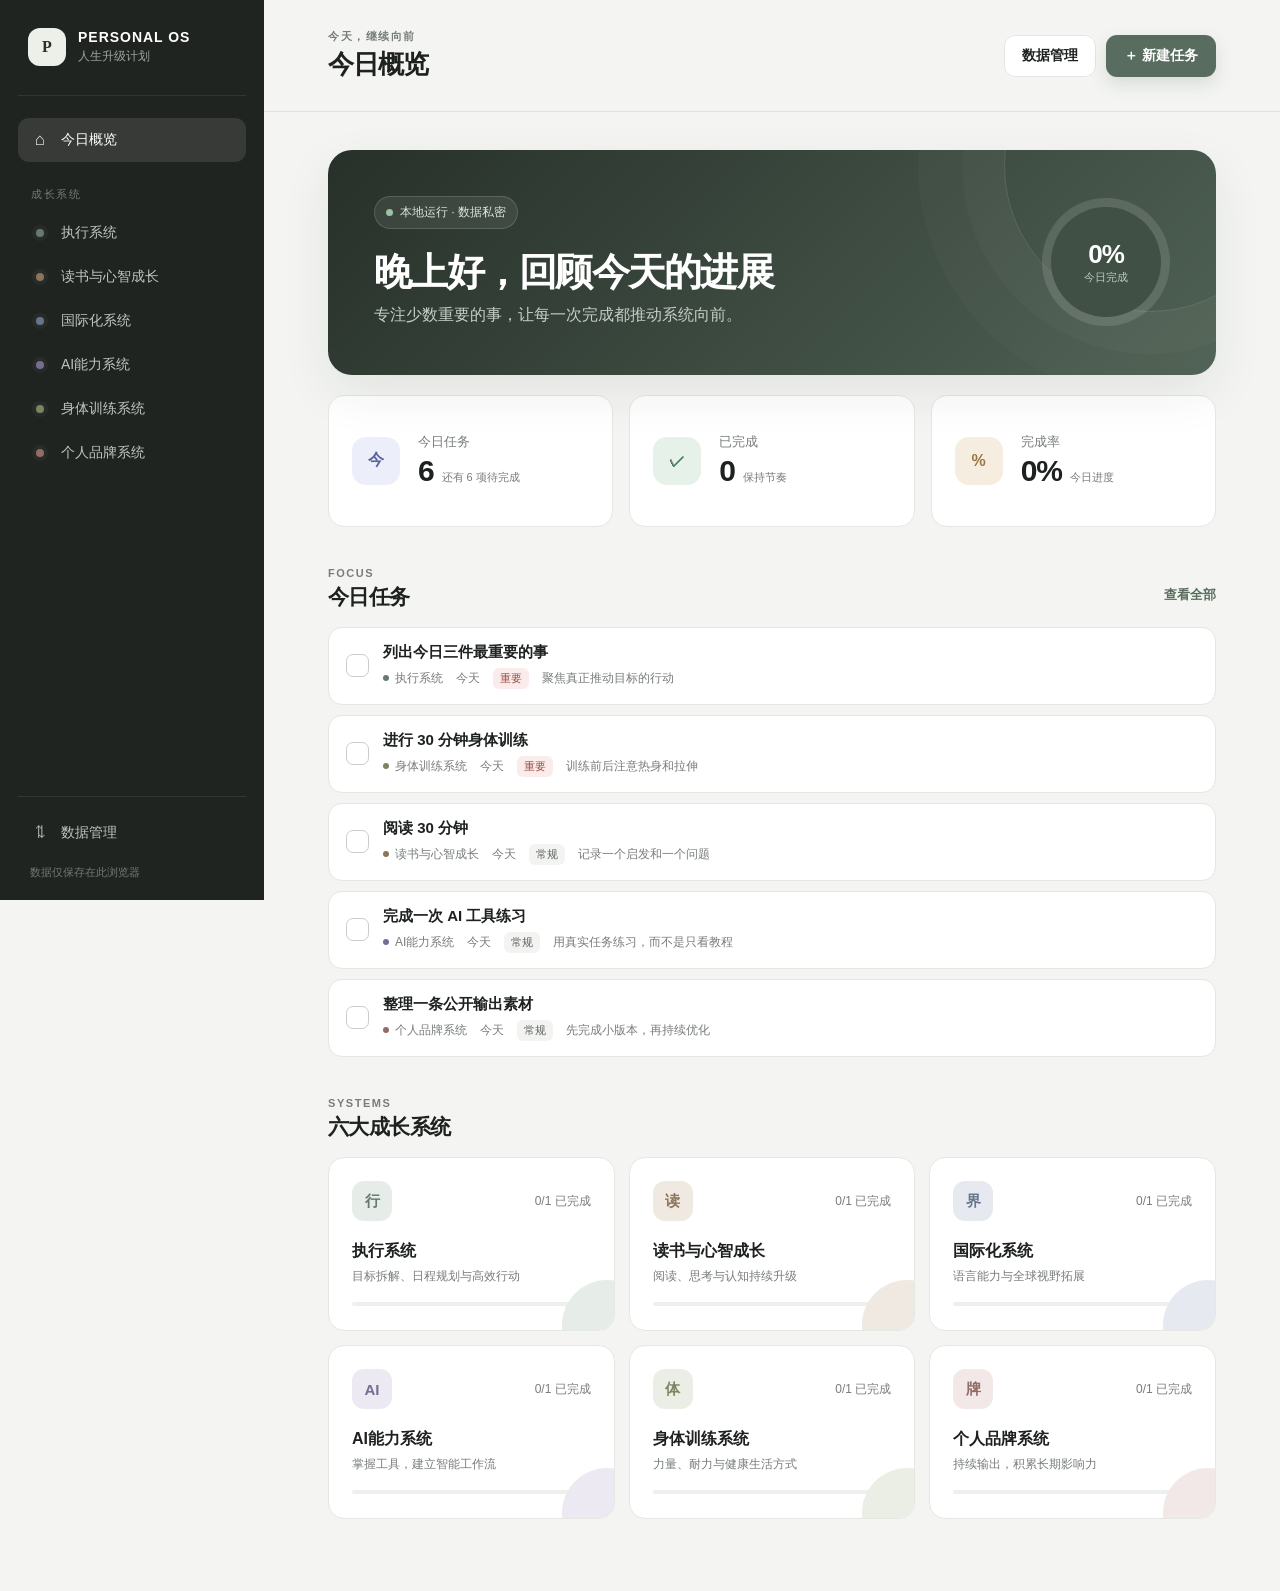
<file: index.html>
<!doctype html>
<html lang="zh-CN">
<head>
  <meta charset="UTF-8">
  <meta name="viewport" content="width=device-width, initial-scale=1.0">
  <meta name="description" content="PERSONAL OS — 简洁、私密的个人成长管理系统">
  <meta name="theme-color" content="#f4f5f2">
  <title>PERSONAL OS · 人生升级计划</title>
  <link rel="stylesheet" href="styles.css">
</head>
<body>
  <div class="app-shell">
    <aside class="sidebar" id="sidebar" aria-label="主导航">
      <div class="brand">
        <div class="brand-mark" aria-hidden="true">P</div>
        <div>
          <strong>PERSONAL OS</strong>
          <span>人生升级计划</span>
        </div>
        <button class="icon-button sidebar-close" id="sidebarClose" aria-label="关闭导航">×</button>
      </div>

      <nav class="nav-list" id="navList">
        <button class="nav-item active" data-view="home">
          <span class="nav-icon" aria-hidden="true">⌂</span><span>今日概览</span>
        </button>
        <p class="nav-label">成长系统</p>
      </nav>

      <div class="sidebar-footer">
        <button class="nav-item" id="openDataPanel">
          <span class="nav-icon" aria-hidden="true">⇅</span><span>数据管理</span>
        </button>
        <p>数据仅保存在此浏览器</p>
      </div>
    </aside>
    <div class="sidebar-backdrop" id="sidebarBackdrop"></div>

    <main class="workspace">
      <header class="topbar">
        <button class="icon-button menu-button" id="menuButton" aria-controls="sidebar" aria-expanded="false" aria-label="打开导航">☰</button>
        <div>
          <p class="eyebrow" id="pageEyebrow">今天，继续向前</p>
          <h1 id="pageTitle">今日概览</h1>
        </div>
        <div class="topbar-actions">
          <button class="button button-secondary desktop-data-button" id="topDataButton">数据管理</button>
          <button class="button button-primary" id="addTaskButton"><span>＋</span> 新建任务</button>
        </div>
      </header>

      <div class="content" id="appContent">
        <p id="storageNotice" role="alert" hidden></p>
        <section id="homeView">
          <div class="hero-card">
            <div class="hero-copy">
              <span class="status-pill"><i></i> 本地运行 · 数据私密</span>
              <h2 id="greeting">早上好，今天想推进什么？</h2>
              <p>专注少数重要的事，让每一次完成都推动系统向前。</p>
            </div>
            <div class="progress-ring" id="progressRing" style="--progress: 0" aria-label="今日完成率 0%">
              <div><strong id="ringValue">0%</strong><span>今日完成</span></div>
            </div>
          </div>

          <section class="stats-grid" aria-label="今日数据">
            <article class="stat-card">
              <div class="stat-icon indigo" aria-hidden="true">今</div>
              <div><span>今日任务</span><strong id="todayCount">0</strong><small id="todayHint">等待规划</small></div>
            </article>
            <article class="stat-card">
              <div class="stat-icon green" aria-hidden="true">✓</div>
              <div><span>已完成</span><strong id="completedCount">0</strong><small id="completedHint">保持节奏</small></div>
            </article>
            <article class="stat-card">
              <div class="stat-icon amber" aria-hidden="true">%</div>
              <div><span>完成率</span><strong id="completionRate">0%</strong><small>今日进度</small></div>
            </article>
          </section>

          <section class="section-block">
            <div class="section-heading">
              <div><p class="eyebrow">FOCUS</p><h2>今日任务</h2></div>
              <button class="text-button" id="showAllToday">查看全部</button>
            </div>
            <div class="task-list" id="todayTaskList"></div>
          </section>

          <section class="section-block system-overview">
            <div class="section-heading">
              <div><p class="eyebrow">SYSTEMS</p><h2>六大成长系统</h2></div>
            </div>
            <div class="module-grid" id="moduleGrid"></div>
          </section>
        </section>

        <section id="moduleView" class="module-view" hidden>
          <div class="module-summary" id="moduleSummary"></div>
          <div class="toolbar">
            <div class="filter-group" id="filterGroup" aria-label="任务筛选">
              <button class="filter-button active" data-filter="all">全部</button>
              <button class="filter-button" data-filter="active">进行中</button>
              <button class="filter-button" data-filter="completed">已完成</button>
            </div>
            <label class="search-box">
              <span aria-hidden="true">⌕</span>
              <input id="taskSearch" type="search" placeholder="搜索任务" aria-label="搜索任务">
            </label>
          </div>
          <div class="task-list" id="moduleTaskList"></div>
        </section>
      </div>
    </main>
  </div>

  <dialog class="modal" id="taskModal">
    <form class="modal-card" id="taskForm" method="dialog">
      <div class="modal-header">
        <div><p class="eyebrow">TASK</p><h2 id="taskModalTitle">新建任务</h2></div>
        <button class="icon-button modal-close" type="button" data-close-modal="taskModal" aria-label="关闭">×</button>
      </div>
      <input type="hidden" id="taskId">
      <label class="field">
        <span>任务名称 <b>*</b></span>
        <input id="taskTitle" type="text" maxlength="80" placeholder="例如：阅读 30 分钟" required autofocus>
      </label>
      <label class="field">
        <span>所属系统</span>
        <select id="taskModule" required></select>
      </label>
      <div class="field-row">
        <label class="field"><span>计划日期</span><input id="taskDate" type="date" required></label>
        <label class="field"><span>优先级</span><select id="taskPriority"><option value="high">重要</option><option value="medium" selected>常规</option><option value="low">低优先</option></select></label>
      </div>
      <label class="field">
        <span>备注（可选）</span>
        <textarea id="taskNote" maxlength="240" rows="3" placeholder="记录目标、步骤或完成标准"></textarea>
      </label>
      <div class="modal-actions">
        <button class="button button-secondary" type="button" data-close-modal="taskModal">取消</button>
        <button class="button button-primary" type="submit">保存任务</button>
      </div>
    </form>
  </dialog>

  <dialog class="modal" id="dataModal">
    <div class="modal-card data-card">
      <div class="modal-header">
        <div><p class="eyebrow">BACKUP</p><h2>数据管理</h2></div>
        <button class="icon-button modal-close" type="button" data-close-modal="dataModal" aria-label="关闭">×</button>
      </div>
      <p class="modal-intro">任务存储在当前浏览器中。建议定期导出 JSON 文件备份，换设备时可重新导入。</p>
      <div class="data-options">
        <button class="data-option" id="exportButton">
          <span class="data-option-icon">↓</span>
          <span><strong>导出数据</strong><small>下载完整的 JSON 备份文件</small></span>
        </button>
        <button class="data-option" id="importButton">
          <span class="data-option-icon">↑</span>
          <span><strong>导入数据</strong><small>从 JSON 备份恢复任务</small></span>
        </button>
        <input type="file" id="importFile" accept="application/json,.json" hidden>
      </div>
      <div class="data-danger">
        <div><strong>清空全部任务</strong><small>此操作不可撤销，建议先导出备份。</small></div>
        <button class="button button-danger" id="clearDataButton">清空</button>
      </div>
    </div>
  </dialog>

  <div class="toast" id="toast" role="status" aria-live="polite"></div>

  <script src="app.js"></script>
</body>
</html>
</file>
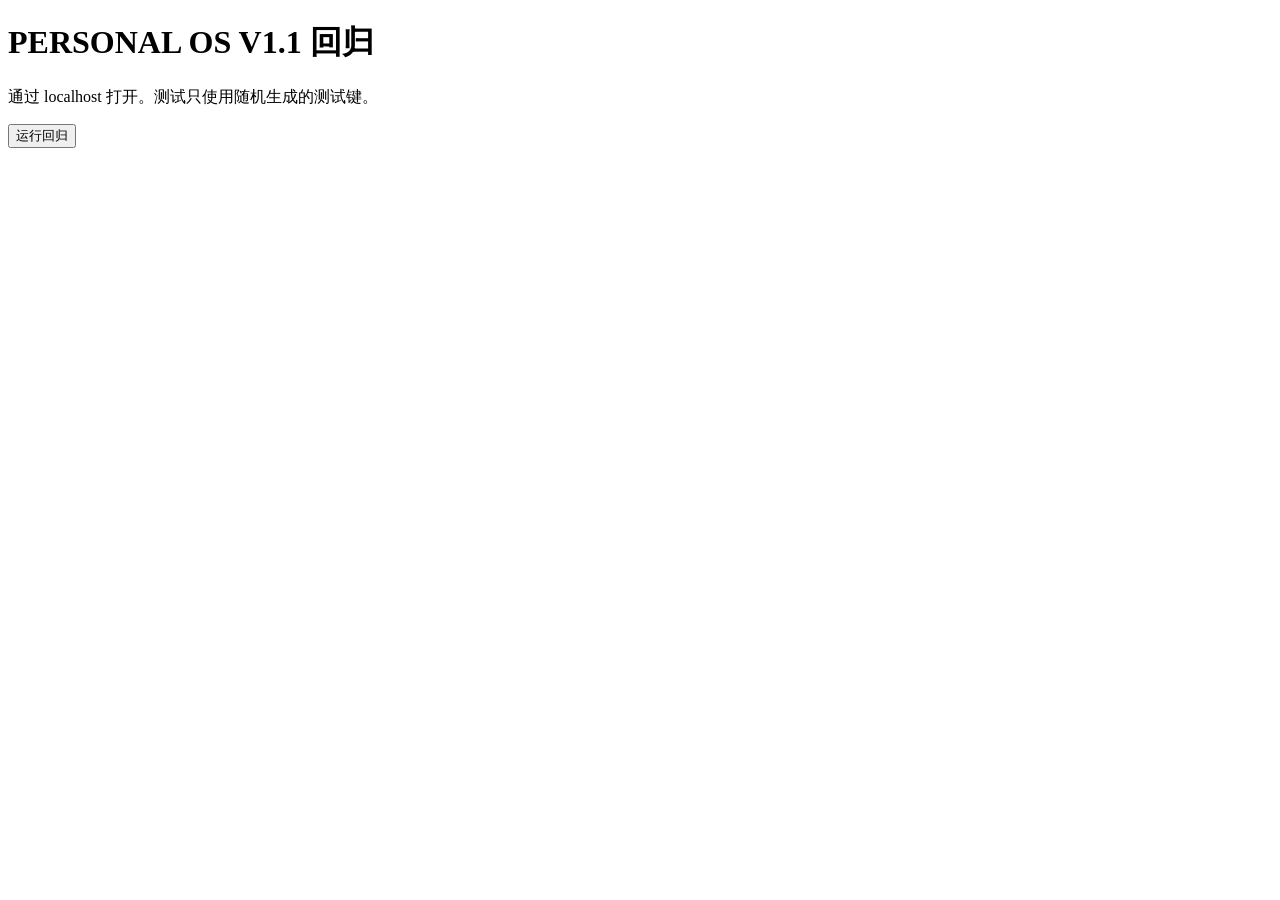
<file: _tests/regression.html>
<!doctype html>
<html lang="zh-CN"><meta charset="utf-8"><title>PERSONAL OS 本地回归</title>
<h1>PERSONAL OS V1.1 回归</h1>
<p>通过 localhost 打开。测试只使用随机生成的测试键。</p>
<button id="start">运行回归</button><pre id="results" aria-live="polite"></pre>
<script src="regression.js"></script>
</html>
</file>
<file: styles.css>
:root {
  color-scheme: light;
  --bg: #f4f5f2;
  --surface: #ffffff;
  --surface-soft: #f8f9f7;
  --ink: #1d211f;
  --muted: #777d78;
  --muted-strong: #5d645f;
  --line: #e4e7e2;
  --sidebar: #202420;
  --sidebar-muted: #9ea59e;
  --accent: #586d5f;
  --accent-dark: #405247;
  --accent-soft: #e5ebe6;
  --danger: #a84d4d;
  --shadow: 0 18px 50px rgba(31, 39, 34, 0.08);
  --radius-lg: 24px;
  --radius-md: 16px;
  --sidebar-width: 264px;
  font-family: -apple-system, BlinkMacSystemFont, "SF Pro Display", "PingFang SC", "Helvetica Neue", Arial, sans-serif;
}

* { box-sizing: border-box; }
html { scroll-behavior: smooth; }
body { margin: 0; min-width: 320px; background: var(--bg); color: var(--ink); font-size: 16px; -webkit-font-smoothing: antialiased; }
button, input, select, textarea { font: inherit; }
button { color: inherit; }
button:focus-visible, input:focus-visible, select:focus-visible, textarea:focus-visible { outline: 3px solid rgba(88, 109, 95, 0.22); outline-offset: 2px; }

.app-shell { min-height: 100vh; }
.sidebar { position: fixed; inset: 0 auto 0 0; width: var(--sidebar-width); padding: 28px 18px 20px; display: flex; flex-direction: column; background: var(--sidebar); color: white; z-index: 30; }
.brand { display: flex; align-items: center; gap: 12px; padding: 0 10px 29px; border-bottom: 1px solid rgba(255,255,255,.08); }
.brand-mark { width: 38px; height: 38px; border-radius: 12px; display: grid; place-items: center; background: #ecf0e9; color: #263029; font-weight: 750; font-family: Georgia, serif; }
.brand strong { display: block; font-size: 14px; letter-spacing: .07em; }
.brand span { display: block; margin-top: 3px; color: var(--sidebar-muted); font-size: 12px; }
.sidebar-close { display: none; margin-left: auto; color: white; }
.nav-list { flex: 1; padding-top: 22px; overflow-y: auto; }
.nav-label { margin: 25px 13px 9px; color: #727a73; font-size: 11px; letter-spacing: .14em; text-transform: uppercase; }
.nav-item { width: 100%; min-height: 44px; padding: 10px 12px; border: 0; border-radius: 11px; display: flex; align-items: center; gap: 11px; background: transparent; color: #bec4bf; text-align: left; font-size: 14px; cursor: pointer; transition: .2s ease; }
.nav-item:hover { background: rgba(255,255,255,.06); color: white; }
.nav-item.active { background: rgba(255,255,255,.1); color: white; }
.nav-icon { width: 20px; font-size: 17px; text-align: center; opacity: .9; }
.nav-dot { width: 8px; height: 8px; margin: 0 6px; border-radius: 50%; background: var(--module-color); box-shadow: 0 0 0 4px rgba(255,255,255,.035); }
.sidebar-footer { padding-top: 14px; border-top: 1px solid rgba(255,255,255,.08); }
.sidebar-footer p { margin: 10px 12px 0; color: #717871; font-size: 11px; }

.workspace { min-height: 100vh; margin-left: var(--sidebar-width); }
.topbar { height: 112px; padding: 0 clamp(28px, 5vw, 72px); display: flex; align-items: center; gap: 16px; background: rgba(244,245,242,.88); border-bottom: 1px solid rgba(218,222,216,.8); backdrop-filter: blur(18px); position: sticky; top: 0; z-index: 20; }
.topbar h1 { margin: 3px 0 0; font-size: clamp(25px, 2vw, 31px); letter-spacing: -.035em; }
.eyebrow { margin: 0; color: var(--muted); font-size: 11px; font-weight: 700; letter-spacing: .14em; text-transform: uppercase; }
.topbar-actions { margin-left: auto; display: flex; gap: 10px; }
.menu-button { display: none; }
.icon-button { width: 40px; height: 40px; border: 0; border-radius: 11px; background: transparent; display: grid; place-items: center; cursor: pointer; font-size: 21px; }
.icon-button:hover { background: rgba(30,35,31,.06); }
.menu-button, .sidebar-close { display: none; }
.button { min-height: 42px; padding: 0 17px; border: 1px solid transparent; border-radius: 11px; font-size: 14px; font-weight: 650; cursor: pointer; transition: transform .15s ease, background .2s ease, box-shadow .2s ease; }
.button:active { transform: translateY(1px); }
.button-primary { background: var(--accent); color: white; box-shadow: 0 7px 17px rgba(61,82,69,.16); }
.button-primary:hover { background: var(--accent-dark); }
.button-secondary { background: var(--surface); border-color: var(--line); }
.button-secondary:hover { background: #fafbfa; }
.button-danger { background: #fff4f3; color: var(--danger); border-color: #efd4d1; }

.content { width: min(1280px, 100%); margin: 0 auto; padding: 38px clamp(28px, 5vw, 72px) 72px; }
.hero-card { min-height: 216px; padding: clamp(28px, 4vw, 46px); border-radius: var(--radius-lg); display: flex; align-items: center; justify-content: space-between; gap: 32px; background: linear-gradient(135deg, #273029, #4f6154); color: white; overflow: hidden; position: relative; box-shadow: var(--shadow); }
.hero-card::after { content: ""; position: absolute; width: 290px; height: 290px; right: -80px; top: -130px; border: 1px solid rgba(255,255,255,.13); border-radius: 50%; box-shadow: 0 0 0 42px rgba(255,255,255,.025), 0 0 0 86px rgba(255,255,255,.018); }
.hero-copy { max-width: 650px; position: relative; z-index: 1; }
.status-pill { width: fit-content; padding: 7px 11px; display: flex; align-items: center; gap: 7px; border: 1px solid rgba(255,255,255,.15); border-radius: 999px; background: rgba(255,255,255,.08); font-size: 12px; color: #dfe5df; }
.status-pill i { width: 7px; height: 7px; border-radius: 50%; background: #9ec0a5; }
.hero-copy h2 { margin: 21px 0 8px; font-size: clamp(27px, 3vw, 40px); line-height: 1.15; letter-spacing: -.045em; }
.hero-copy p { margin: 0; color: #c6cec8; line-height: 1.65; }
.progress-ring { --progress: 0; flex: 0 0 128px; width: 128px; height: 128px; padding: 9px; border-radius: 50%; background: conic-gradient(#eef3ee calc(var(--progress) * 1%), rgba(255,255,255,.12) 0); position: relative; z-index: 1; }
.progress-ring::before { content: ""; position: absolute; inset: 9px; border-radius: 50%; background: #405045; }
.progress-ring > div { position: relative; height: 100%; display: grid; place-content: center; text-align: center; }
.progress-ring strong { display: block; font-size: 26px; letter-spacing: -.04em; }
.progress-ring span { color: #bdc8c0; font-size: 11px; }

.stats-grid { margin-top: 20px; display: grid; grid-template-columns: repeat(3, 1fr); gap: 16px; }
.stat-card { min-height: 132px; padding: 23px; border: 1px solid var(--line); border-radius: var(--radius-md); display: flex; align-items: center; gap: 18px; background: var(--surface); }
.stat-icon { flex: 0 0 48px; width: 48px; height: 48px; border-radius: 14px; display: grid; place-items: center; font-weight: 750; }
.stat-icon.indigo { background: #eceefa; color: #58649c; }
.stat-icon.green { background: #e6f1e9; color: #4e7a5a; }
.stat-icon.amber { background: #f5eee0; color: #997644; }
.stat-card span, .stat-card small { display: block; color: var(--muted); }
.stat-card span { font-size: 13px; }
.stat-card strong { display: inline-block; margin: 3px 8px 1px 0; font-size: 30px; letter-spacing: -.04em; }
.stat-card small { display: inline; font-size: 11px; }

.section-block { margin-top: 40px; }
.section-heading { margin-bottom: 16px; display: flex; align-items: flex-end; justify-content: space-between; gap: 16px; }
.section-heading h2 { margin: 4px 0 0; font-size: 21px; letter-spacing: -.025em; }
.text-button { padding: 7px 0; border: 0; background: transparent; color: var(--accent); font-size: 13px; font-weight: 650; cursor: pointer; }
.text-button:hover { color: var(--accent-dark); }

.task-list { display: grid; gap: 10px; }
.task-card { min-height: 78px; padding: 15px 17px; border: 1px solid var(--line); border-radius: 14px; display: flex; align-items: center; gap: 14px; background: var(--surface); transition: border .2s ease, box-shadow .2s ease, transform .2s ease; }
.task-card:hover { border-color: #d6dbd5; box-shadow: 0 9px 25px rgba(36,42,38,.05); transform: translateY(-1px); }
.task-check { flex: 0 0 23px; width: 23px; height: 23px; padding: 0; border: 1.5px solid #c8cec8; border-radius: 7px; display: grid; place-items: center; background: white; color: white; cursor: pointer; }
.task-card.completed .task-check { border-color: var(--accent); background: var(--accent); }
.task-card.completed .task-title { color: #929792; text-decoration: line-through; }
.task-main { min-width: 0; flex: 1; }
.task-title { margin: 0 0 6px; font-size: 15px; font-weight: 650; overflow-wrap: anywhere; }
.task-meta { display: flex; flex-wrap: wrap; align-items: center; gap: 7px 13px; color: var(--muted); font-size: 12px; }
.module-tag { display: inline-flex; align-items: center; gap: 6px; }
.module-tag i { width: 6px; height: 6px; border-radius: 50%; background: var(--module-color); }
.priority-tag { padding: 3px 7px; border-radius: 6px; background: #f3f4f2; color: var(--muted-strong); font-size: 11px; }
.priority-tag.high { background: #faecea; color: #9d504a; }
.task-actions { display: flex; gap: 3px; opacity: 0; transition: opacity .2s ease; }
.task-card:hover .task-actions, .task-actions:focus-within { opacity: 1; }
.task-action { width: 34px; height: 34px; border: 0; border-radius: 9px; background: transparent; color: var(--muted); cursor: pointer; }
.task-action:hover { background: var(--surface-soft); color: var(--ink); }
.task-action.delete:hover { background: #fff1ef; color: var(--danger); }
.empty-state { padding: 46px 24px; border: 1px dashed #d8dcd7; border-radius: var(--radius-md); background: rgba(255,255,255,.45); text-align: center; color: var(--muted); }
.empty-state .empty-icon { width: 48px; height: 48px; margin: 0 auto 13px; border-radius: 15px; display: grid; place-items: center; background: var(--accent-soft); color: var(--accent); font-size: 22px; }
.empty-state strong { display: block; margin-bottom: 6px; color: var(--ink); }
.empty-state p { margin: 0 0 16px; font-size: 14px; }

.module-grid { display: grid; grid-template-columns: repeat(3, 1fr); gap: 14px; }
.module-card { min-height: 174px; padding: 23px; border: 1px solid var(--line); border-radius: var(--radius-md); background: var(--surface); cursor: pointer; text-align: left; transition: .2s ease; position: relative; overflow: hidden; }
.module-card::after { content: ""; position: absolute; width: 90px; height: 90px; right: -38px; bottom: -40px; border-radius: 50%; background: var(--module-soft); }
.module-card:hover { transform: translateY(-2px); border-color: #d1d7d1; box-shadow: 0 12px 30px rgba(35,42,37,.06); }
.module-card-top { display: flex; align-items: center; justify-content: space-between; }
.module-symbol { width: 40px; height: 40px; border-radius: 12px; display: grid; place-items: center; background: var(--module-soft); color: var(--module-color); font-size: 15px; font-weight: 800; }
.module-count { color: var(--muted); font-size: 12px; }
.module-card h3 { margin: 20px 0 6px; font-size: 16px; }
.module-card p { margin: 0; color: var(--muted); font-size: 12px; }
.mini-progress { display: block; height: 4px; margin-top: 17px; border-radius: 9px; background: #edf0ec; overflow: hidden; }
.mini-progress i { display: block; height: 100%; border-radius: inherit; background: var(--module-color); }

.module-view { animation: fadeIn .25s ease; }
@keyframes fadeIn { from { opacity: 0; transform: translateY(5px); } }
.module-summary { min-height: 170px; padding: 32px; border-radius: var(--radius-lg); display: flex; align-items: center; gap: 22px; background: var(--surface); border: 1px solid var(--line); }
.module-summary .module-symbol { width: 64px; height: 64px; border-radius: 18px; font-size: 21px; }
.module-summary-copy { flex: 1; }
.module-summary h2 { margin: 0 0 7px; font-size: 26px; }
.module-summary p { margin: 0; color: var(--muted); font-size: 14px; }
.module-progress { width: min(250px, 30%); }
.module-progress-row { margin-bottom: 8px; display: flex; justify-content: space-between; color: var(--muted); font-size: 12px; }
.module-progress strong { color: var(--ink); }
.module-progress-track { height: 8px; border-radius: 10px; background: #ebeeea; overflow: hidden; }
.module-progress-track i { display: block; height: 100%; border-radius: inherit; background: var(--module-color); }
.toolbar { margin: 25px 0 17px; display: flex; justify-content: space-between; gap: 16px; }
.filter-group { padding: 4px; display: flex; gap: 3px; border: 1px solid var(--line); border-radius: 11px; background: var(--surface); }
.filter-button { min-width: 72px; height: 34px; border: 0; border-radius: 8px; background: transparent; color: var(--muted); font-size: 13px; cursor: pointer; }
.filter-button.active { background: var(--accent-soft); color: var(--accent-dark); font-weight: 650; }
.search-box { width: 220px; height: 43px; padding: 0 13px; border: 1px solid var(--line); border-radius: 11px; display: flex; align-items: center; gap: 7px; background: var(--surface); color: var(--muted); }
.search-box input { width: 100%; border: 0; outline: 0; background: transparent; color: var(--ink); font-size: 13px; }

.modal { width: min(590px, calc(100% - 32px)); max-height: calc(100vh - 32px); padding: 0; border: 0; border-radius: 22px; background: transparent; box-shadow: 0 28px 80px rgba(25,31,27,.23); }
.modal::backdrop { background: rgba(21,25,22,.52); backdrop-filter: blur(5px); }
.modal-card { padding: 30px; background: var(--surface); }
.modal-header { margin-bottom: 25px; display: flex; justify-content: space-between; align-items: flex-start; }
.modal-header h2 { margin: 4px 0 0; font-size: 24px; }
.modal-close { margin-top: -6px; margin-right: -7px; color: var(--muted); }
.field { margin-top: 16px; display: grid; gap: 8px; }
.field > span { color: var(--muted-strong); font-size: 13px; font-weight: 650; }
.field b { color: var(--danger); }
.field input, .field select, .field textarea { width: 100%; border: 1px solid var(--line); border-radius: 11px; background: var(--surface-soft); color: var(--ink); font-size: 14px; transition: border .2s ease, box-shadow .2s ease; }
.field input, .field select { height: 46px; padding: 0 13px; }
.field textarea { padding: 13px; resize: vertical; line-height: 1.5; }
.field input:focus, .field select:focus, .field textarea:focus { border-color: #aab8ad; background: white; }
.field select { appearance: none; background-image: linear-gradient(45deg, transparent 50%, #788078 50%), linear-gradient(135deg, #788078 50%, transparent 50%); background-position: calc(100% - 17px) 20px, calc(100% - 12px) 20px; background-size: 5px 5px; background-repeat: no-repeat; }
.field-row { display: grid; grid-template-columns: 1fr 1fr; gap: 14px; }
.modal-actions { margin-top: 28px; display: flex; justify-content: flex-end; gap: 9px; }
.modal-intro { margin: -10px 0 22px; color: var(--muted); font-size: 14px; line-height: 1.65; }
.data-options { display: grid; gap: 10px; }
.data-option { width: 100%; padding: 16px; border: 1px solid var(--line); border-radius: 13px; display: flex; align-items: center; gap: 14px; background: var(--surface-soft); text-align: left; cursor: pointer; }
.data-option:hover { border-color: #cad1ca; background: white; }
.data-option-icon { flex: 0 0 40px; width: 40px; height: 40px; border-radius: 11px; display: grid; place-items: center; background: var(--accent-soft); color: var(--accent); font-size: 19px; }
.data-option strong, .data-option small { display: block; }
.data-option strong { margin-bottom: 4px; font-size: 14px; }
.data-option small { color: var(--muted); font-size: 12px; }
.data-danger { margin-top: 22px; padding-top: 22px; border-top: 1px solid var(--line); display: flex; align-items: center; justify-content: space-between; gap: 18px; }
.data-danger strong, .data-danger small { display: block; }
.data-danger strong { font-size: 13px; }
.data-danger small { margin-top: 4px; color: var(--muted); font-size: 11px; }
.toast { position: fixed; left: 50%; bottom: 28px; z-index: 80; padding: 11px 16px; border-radius: 11px; background: #242a26; color: white; font-size: 13px; box-shadow: 0 12px 35px rgba(22,28,24,.2); opacity: 0; pointer-events: none; transform: translate(-50%, 12px); transition: .25s ease; }
.toast.show { opacity: 1; transform: translate(-50%, 0); }
.sidebar-backdrop { display: none; }

@media (max-width: 980px) {
  :root { --sidebar-width: 232px; }
  .module-grid { grid-template-columns: repeat(2, 1fr); }
  .hero-card { min-height: 200px; }
  .stat-card { padding: 18px; gap: 12px; }
  .module-summary { align-items: flex-start; flex-wrap: wrap; }
  .module-progress { width: 100%; }
}

@media (max-width: 760px) {
  .sidebar { width: min(304px, 86vw); transform: translateX(-102%); transition: transform .25s ease; box-shadow: 18px 0 50px rgba(20,24,21,.18); }
  .sidebar:not(.open) { visibility: hidden; }
  .sidebar.open { transform: translateX(0); }
  .sidebar-close { display: grid; }
  .sidebar-backdrop { position: fixed; inset: 0; z-index: 25; background: rgba(20,24,21,.4); }
  .sidebar-backdrop.show { display: block; }
  .workspace { margin-left: 0; }
  .topbar { height: 88px; padding: 0 18px; }
  .menu-button { display: grid; flex: 0 0 40px; }
  .topbar .eyebrow { display: none; }
  .topbar h1 { margin: 0; font-size: 23px; }
  .desktop-data-button { display: none; }
  .content { padding: 22px 18px 56px; }
  .hero-card { min-height: 230px; padding: 28px; }
  .hero-copy h2 { font-size: 28px; }
  .progress-ring { flex-basis: 104px; width: 104px; height: 104px; }
  .progress-ring strong { font-size: 22px; }
  .stats-grid { grid-template-columns: repeat(3, 1fr); gap: 9px; }
  .stat-card { min-height: 113px; padding: 15px; display: block; }
  .stat-icon { width: 35px; height: 35px; margin-bottom: 12px; border-radius: 10px; font-size: 12px; }
  .stat-card span { font-size: 11px; }
  .stat-card strong { font-size: 23px; }
  .stat-card small { display: none; }
  .module-grid { grid-template-columns: 1fr 1fr; }
  .module-card { min-height: 163px; padding: 19px; }
  .task-actions { opacity: 1; }
  .toolbar { align-items: stretch; flex-direction: column; }
  .search-box { width: 100%; }
}

@media (max-width: 540px) {
  .topbar-actions .button-primary { width: 44px; padding: 0; font-size: 0; }
  .topbar-actions .button-primary span { font-size: 23px; }
  .hero-card { align-items: flex-start; flex-direction: column; }
  .progress-ring { position: absolute; right: 25px; bottom: 24px; width: 92px; height: 92px; }
  .hero-copy { padding-bottom: 75px; }
  .hero-copy p { max-width: calc(100% - 60px); }
  .module-grid { grid-template-columns: 1fr; }
  .module-card { min-height: 150px; }
  .section-block { margin-top: 32px; }
  .task-card { align-items: flex-start; padding: 14px; }
  .task-check { margin-top: 2px; }
  .task-actions { flex-direction: column; margin-top: -5px; }
  .module-summary { padding: 24px; }
  .module-summary .module-symbol { width: 52px; height: 52px; }
  .module-summary h2 { font-size: 22px; }
  .field-row { grid-template-columns: 1fr; gap: 0; }
  .modal-card { padding: 24px 20px; }
  .filter-button { flex: 1; min-width: auto; }
  .data-danger { align-items: flex-start; }
}

@media (prefers-reduced-motion: reduce) {
  *, *::before, *::after { scroll-behavior: auto !important; transition-duration: .01ms !important; animation-duration: .01ms !important; }
}
</file>
